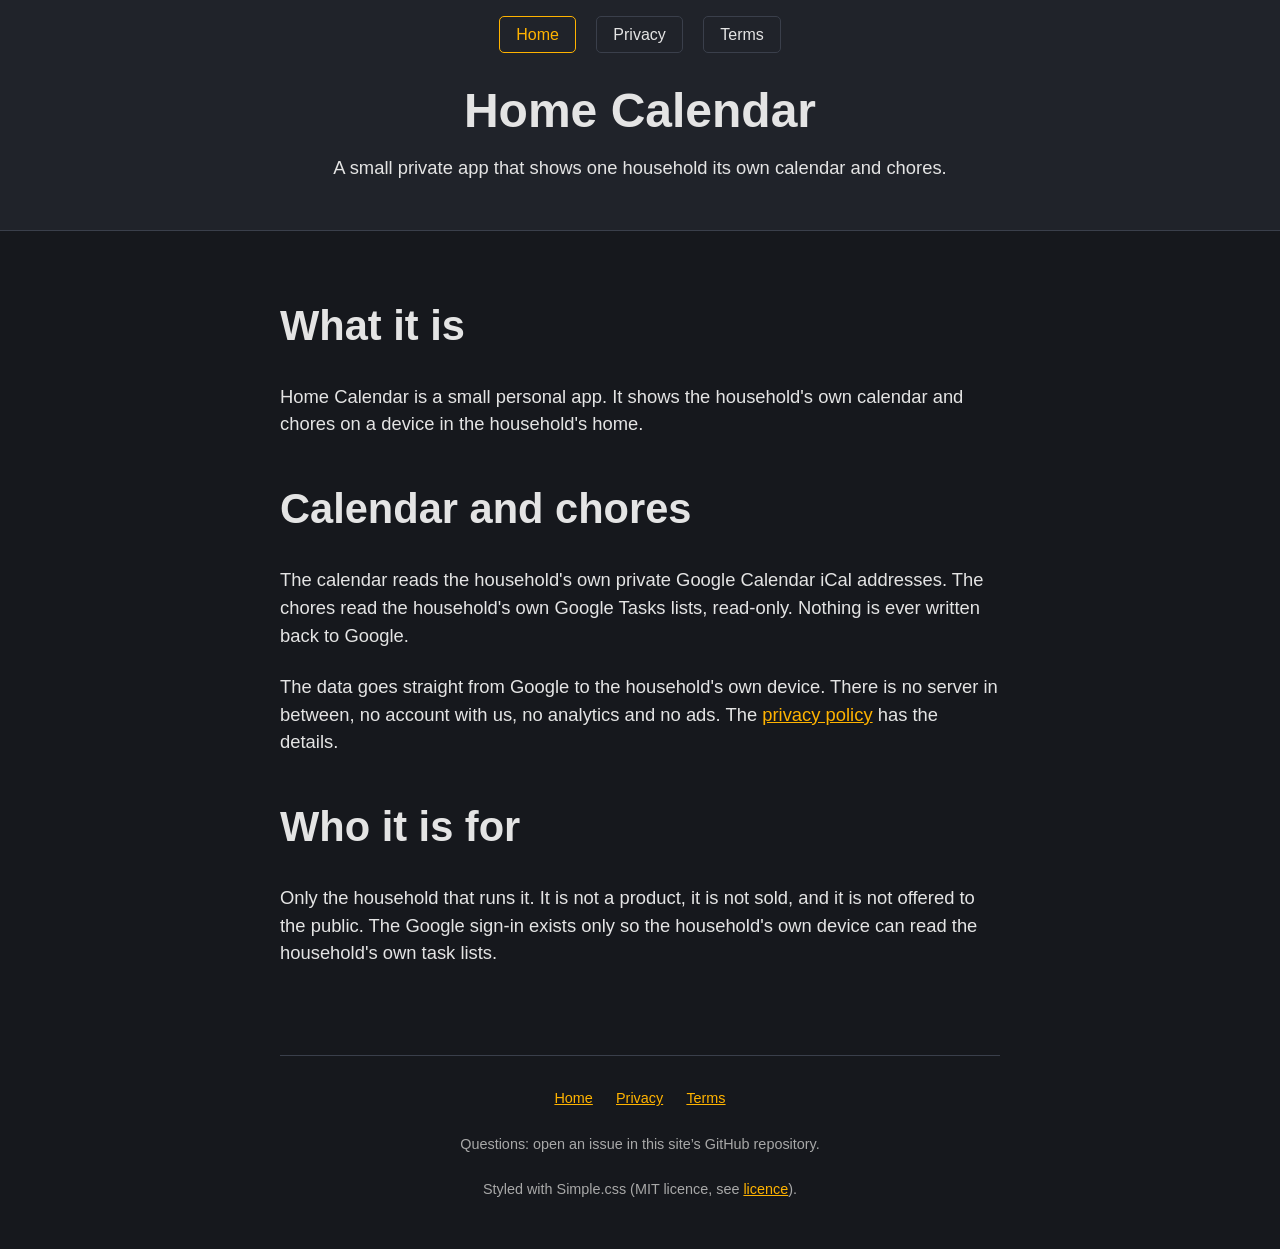
<file: index.html>
<!doctype html>
<html lang="en">
<head>
  <meta charset="utf-8">
  <meta name="viewport" content="width=device-width, initial-scale=1">
  <title>Home Calendar</title>
  <meta name="description" content="Home Calendar: a private app that shows one household its own calendar and chores.">
  <link rel="stylesheet" href="assets/simple.css">
  <link rel="stylesheet" href="assets/site.css">
</head>
<body>
  <header>
    <nav>
      <a href="index.html" aria-current="page">Home</a>
      <a href="privacy.html">Privacy</a>
      <a href="terms.html">Terms</a>
    </nav>
    <h1>Home Calendar</h1>
    <p>A small private app that shows one household its own calendar and chores.</p>
  </header>

  <main>
    <h2>What it is</h2>
    <p>Home Calendar is a small personal app. It shows the household's own
      calendar and chores on a device in the household's home.</p>

    <h2>Calendar and chores</h2>
    <p>The calendar reads the household's own private Google Calendar iCal
      addresses. The chores read the household's own Google Tasks lists,
      read-only. Nothing is ever written back to Google.</p>
    <p>The data goes straight from Google to the household's own device. There
      is no server in between, no account with us, no analytics and no ads.
      The <a href="privacy.html">privacy policy</a> has the details.</p>

    <h2>Who it is for</h2>
    <p>Only the household that runs it. It is not a product, it is not sold,
      and it is not offered to the public. The Google sign-in exists only so
      the household's own device can read the household's own task lists.</p>
  </main>

  <footer>
    <nav>
      <a href="index.html">Home</a>
      <a href="privacy.html">Privacy</a>
      <a href="terms.html">Terms</a>
    </nav>
    <p>Questions: open an issue in this site’s GitHub repository.</p>
    <p>Styled with Simple.css (MIT licence, see <a href="assets/LICENSE-simple.css.txt">licence</a>).</p>
  </footer>
</body>
</html>
</file>
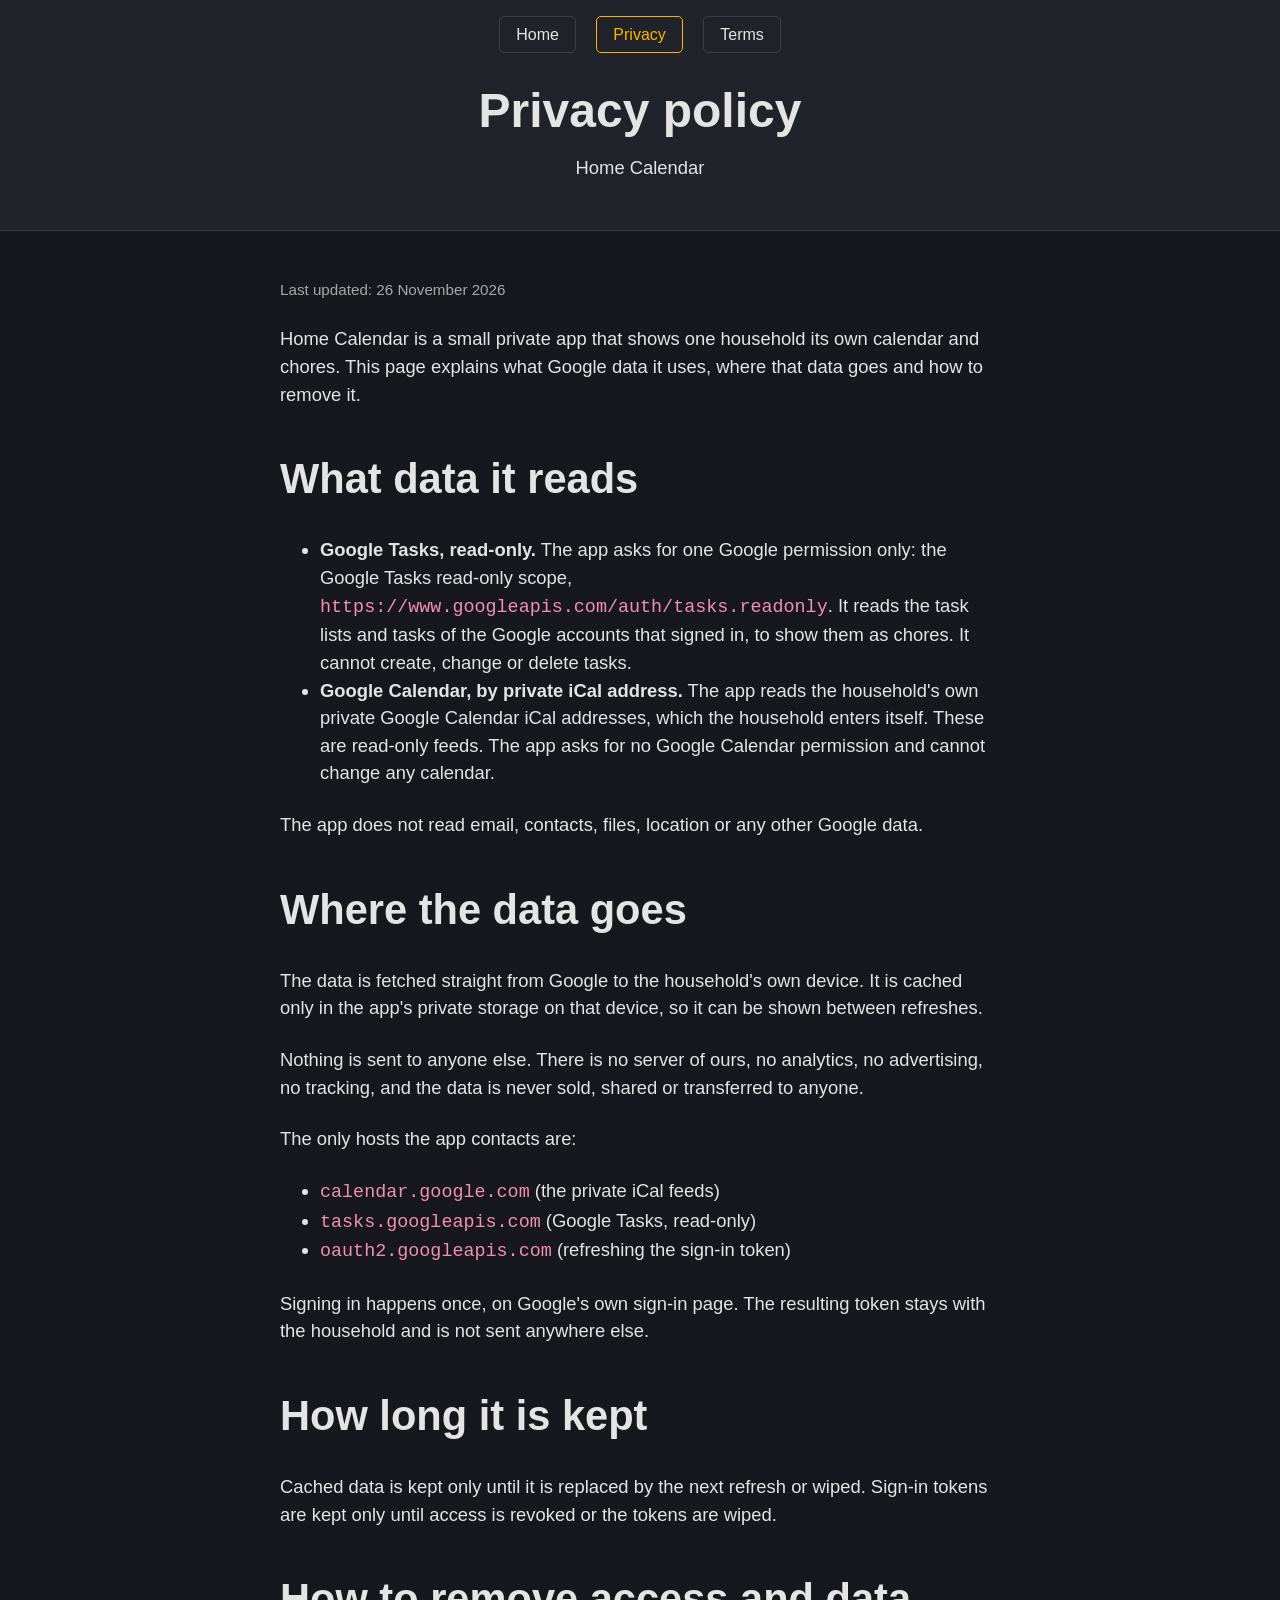
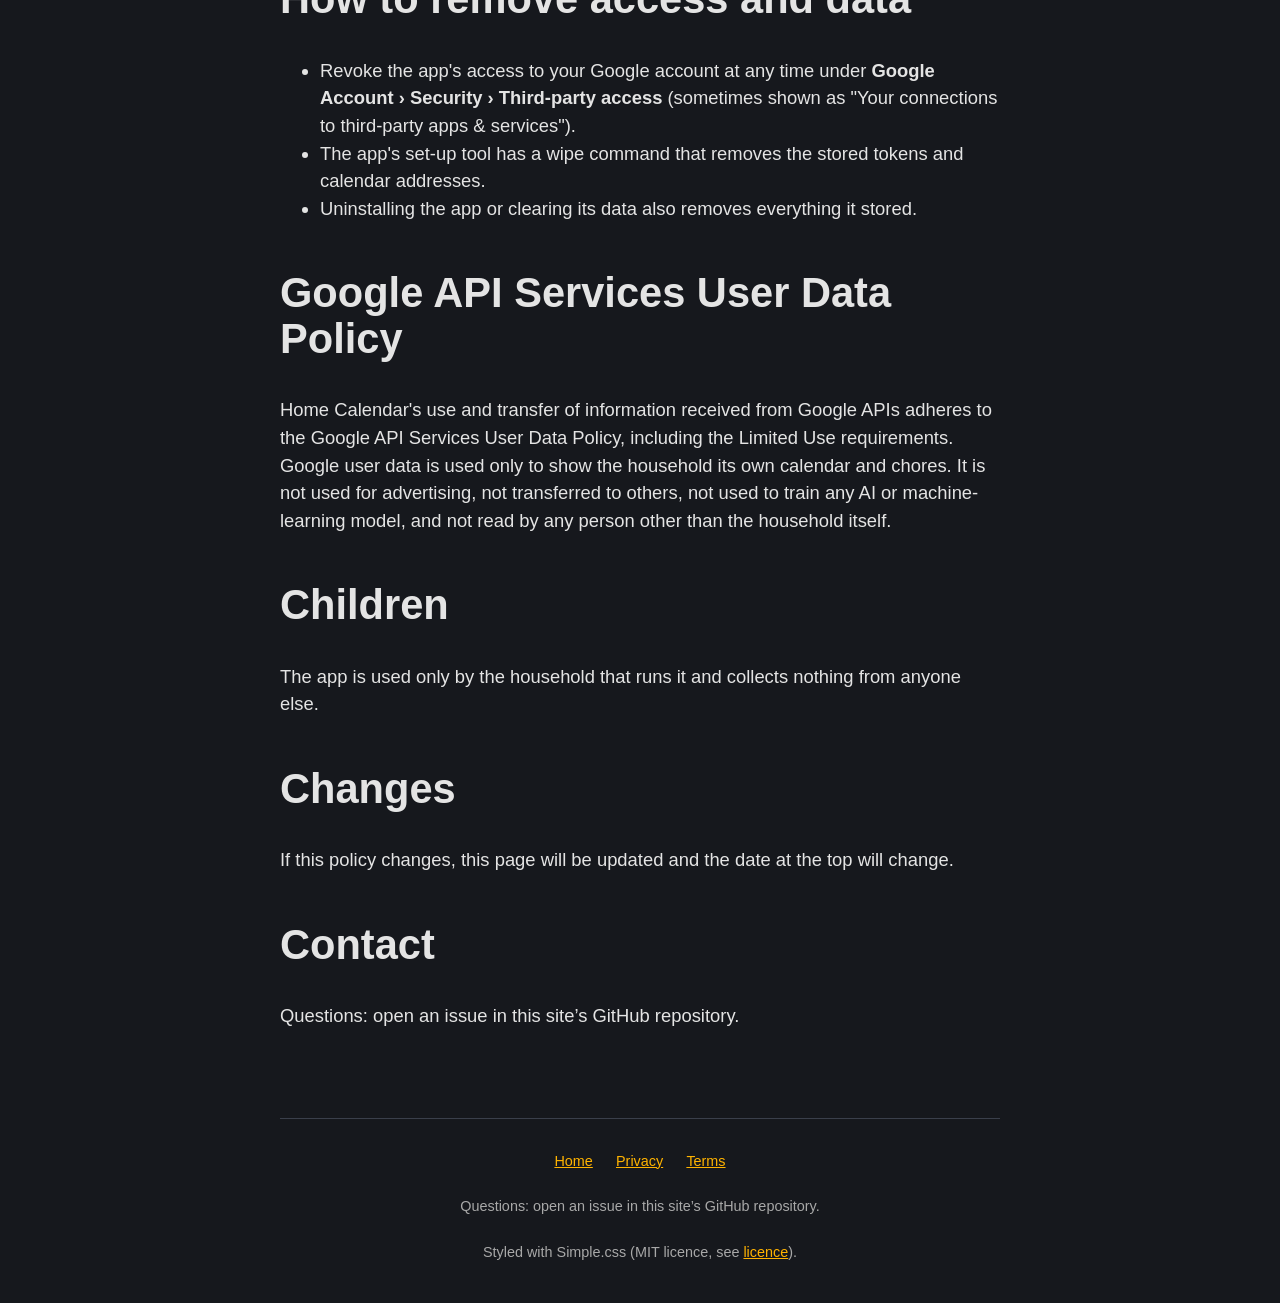
<file: privacy.html>
<!doctype html>
<html lang="en">
<head>
  <meta charset="utf-8">
  <meta name="viewport" content="width=device-width, initial-scale=1">
  <title>Privacy policy · Home Calendar</title>
  <meta name="description" content="Privacy policy for Home Calendar, a private household app.">
  <link rel="stylesheet" href="assets/simple.css">
  <link rel="stylesheet" href="assets/site.css">
</head>
<body>
  <header>
    <nav>
      <a href="index.html">Home</a>
      <a href="privacy.html" aria-current="page">Privacy</a>
      <a href="terms.html">Terms</a>
    </nav>
    <h1>Privacy policy</h1>
    <p>Home Calendar</p>
  </header>

  <main>
    <p class="updated">Last updated: 26 November 2026</p>

    <p>Home Calendar is a small private app that shows one household its own
      calendar and chores. This page explains what Google data it uses, where
      that data goes and how to remove it.</p>

    <h2>What data it reads</h2>
    <ul>
      <li><strong>Google Tasks, read-only.</strong> The app asks for one
        Google permission only: the Google Tasks read-only scope,
        <code>https://www.googleapis.com/auth/tasks.readonly</code>. It reads
        the task lists and tasks of the Google accounts that signed in, to show
        them as chores. It cannot create, change or delete tasks.</li>
      <li><strong>Google Calendar, by private iCal address.</strong> The app
        reads the household's own private Google Calendar iCal addresses,
        which the household enters itself. These are read-only feeds. The app
        asks for no Google Calendar permission and cannot change any
        calendar.</li>
    </ul>
    <p>The app does not read email, contacts, files, location or any other
      Google data.</p>

    <h2>Where the data goes</h2>
    <p>The data is fetched straight from Google to the household's own
      device. It is cached only in the app's private storage on that device,
      so it can be shown between refreshes.</p>
    <p>Nothing is sent to anyone else. There is no server of ours, no
      analytics, no advertising, no tracking, and the data is never sold,
      shared or transferred to anyone.</p>
    <p>The only hosts the app contacts are:</p>
    <ul>
      <li><code>calendar.google.com</code> (the private iCal feeds)</li>
      <li><code>tasks.googleapis.com</code> (Google Tasks, read-only)</li>
      <li><code>oauth2.googleapis.com</code> (refreshing the sign-in token)</li>
    </ul>
    <p>Signing in happens once, on Google's own sign-in page. The resulting
      token stays with the household and is not sent anywhere else.</p>

    <h2>How long it is kept</h2>
    <p>Cached data is kept only until it is replaced by the next refresh or
      wiped. Sign-in tokens are kept only until access is revoked or the
      tokens are wiped.</p>

    <h2>How to remove access and data</h2>
    <ul>
      <li>Revoke the app's access to your Google account at any time under
        <strong>Google Account › Security › Third-party access</strong>
        (sometimes shown as "Your connections to third-party apps &amp;
        services").</li>
      <li>The app's set-up tool has a wipe command that removes the stored
        tokens and calendar addresses.</li>
      <li>Uninstalling the app or clearing its data also removes everything
        it stored.</li>
    </ul>

    <h2>Google API Services User Data Policy</h2>
    <p>Home Calendar's use and transfer of information received from Google
      APIs adheres to the Google API Services User Data Policy, including the
      Limited Use requirements. Google user data is used only to show the
      household its own calendar and chores. It is not used for advertising,
      not transferred to others, not used to train any AI or machine-learning
      model, and not read by any person other than the household itself.</p>

    <h2>Children</h2>
    <p>The app is used only by the household that runs it and collects
      nothing from anyone else.</p>

    <h2>Changes</h2>
    <p>If this policy changes, this page will be updated and the date at the
      top will change.</p>

    <h2>Contact</h2>
    <p>Questions: open an issue in this site’s GitHub repository.</p>
  </main>

  <footer>
    <nav>
      <a href="index.html">Home</a>
      <a href="privacy.html">Privacy</a>
      <a href="terms.html">Terms</a>
    </nav>
    <p>Questions: open an issue in this site’s GitHub repository.</p>
    <p>Styled with Simple.css (MIT licence, see <a href="assets/LICENSE-simple.css.txt">licence</a>).</p>
  </footer>
</body>
</html>
</file>
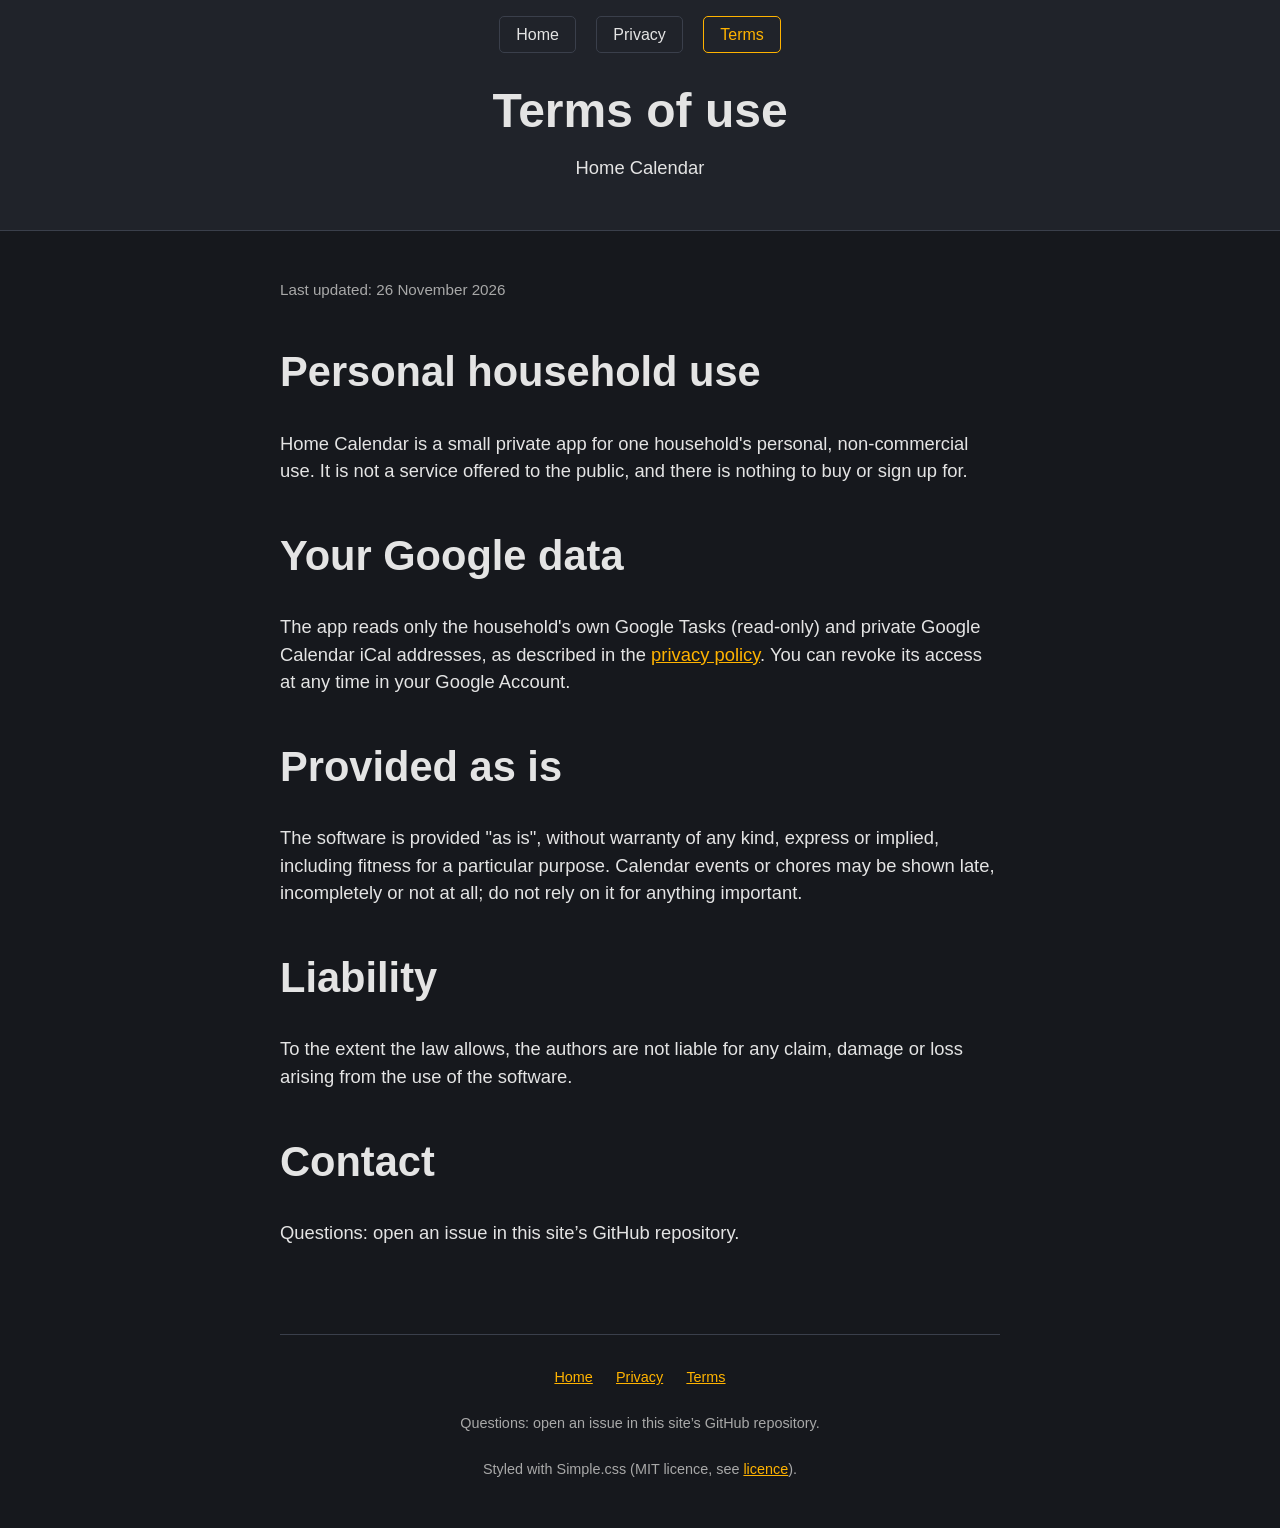
<file: terms.html>
<!doctype html>
<html lang="en">
<head>
  <meta charset="utf-8">
  <meta name="viewport" content="width=device-width, initial-scale=1">
  <title>Terms · Home Calendar</title>
  <meta name="description" content="Terms of use for Home Calendar, a private household app.">
  <link rel="stylesheet" href="assets/simple.css">
  <link rel="stylesheet" href="assets/site.css">
</head>
<body>
  <header>
    <nav>
      <a href="index.html">Home</a>
      <a href="privacy.html">Privacy</a>
      <a href="terms.html" aria-current="page">Terms</a>
    </nav>
    <h1>Terms of use</h1>
    <p>Home Calendar</p>
  </header>

  <main>
    <p class="updated">Last updated: 26 November 2026</p>

    <h2>Personal household use</h2>
    <p>Home Calendar is a small private app for one household's personal,
      non-commercial use. It is not a service offered to the public, and there
      is nothing to buy or sign up for.</p>

    <h2>Your Google data</h2>
    <p>The app reads only the household's own Google Tasks (read-only) and
      private Google Calendar iCal addresses, as described in the
      <a href="privacy.html">privacy policy</a>. You can revoke its access at
      any time in your Google Account.</p>

    <h2>Provided as is</h2>
    <p>The software is provided "as is", without warranty of any kind,
      express or implied, including fitness for a particular purpose. Calendar
      events or chores may be shown late, incompletely or not at all; do not
      rely on it for anything important.</p>

    <h2>Liability</h2>
    <p>To the extent the law allows, the authors are not liable for any
      claim, damage or loss arising from the use of the software.</p>

    <h2>Contact</h2>
    <p>Questions: open an issue in this site’s GitHub repository.</p>
  </main>

  <footer>
    <nav>
      <a href="index.html">Home</a>
      <a href="privacy.html">Privacy</a>
      <a href="terms.html">Terms</a>
    </nav>
    <p>Questions: open an issue in this site’s GitHub repository.</p>
    <p>Styled with Simple.css (MIT licence, see <a href="assets/LICENSE-simple.css.txt">licence</a>).</p>
  </footer>
</body>
</html>
</file>
<file: assets/simple.css>
/* Global variables. */
:root {
  /* Set sans-serif & mono fonts */
  --sans-font: -apple-system, BlinkMacSystemFont, "Avenir Next", Avenir,
    "Nimbus Sans L", Roboto, "Noto Sans", "Segoe UI", Arial, Helvetica,
    "Helvetica Neue", sans-serif;
  --mono-font: Consolas, Menlo, Monaco, "Andale Mono", "Ubuntu Mono", monospace;
  --standard-border-radius: 5px;

  /* Default (light) theme */
  --bg: #fff;
  --accent-bg: #f5f7ff;
  --text: #212121;
  --text-light: #585858;
  --border: #898EA4;
  --accent: #0d47a1;
  --accent-hover: #1266e2;
  --accent-text: var(--bg);
  --code: #d81b60;
  --preformatted: #444;
  --marked: #ffdd33;
  --disabled: #efefef;
}

/* Dark theme */
@media (prefers-color-scheme: dark) {
  :root {
    color-scheme: dark;
    --bg: #212121;
    --accent-bg: #2b2b2b;
    --text: #dcdcdc;
    --text-light: #ababab;
    --accent: #ffb300;
    --accent-hover: #ffe099;
    --accent-text: var(--bg);
    --code: #f06292;
    --preformatted: #ccc;
    --disabled: #111;
  }
  /* Add a bit of transparency so light media isn't so glaring in dark mode */
  img,
  video {
    opacity: 0.8;
  }
}

/* Reset box-sizing */
*, *::before, *::after {
  box-sizing: border-box;
}

/* Reset default appearance */
textarea,
select,
input,
progress {
  appearance: none;
  -webkit-appearance: none;
  -moz-appearance: none;
}

html {
  /* Set the font globally */
  font-family: var(--sans-font);
  scroll-behavior: smooth;
}

/* Make the body a nice central block */
body {
  color: var(--text);
  background-color: var(--bg);
  font-size: 1.15rem;
  line-height: 1.5;
  display: grid;
  grid-template-columns: 1fr min(45rem, 90%) 1fr;
  margin: 0;
}
body > * {
  grid-column: 2;
}

/* Make the header bg full width, but the content inline with body */
body > header {
  background-color: var(--accent-bg);
  border-bottom: 1px solid var(--border);
  text-align: center;
  padding: 0 0.5rem 2rem 0.5rem;
  grid-column: 1 / -1;
}

body > header > *:only-child {
  margin-block-start: 2rem;
}

body > header h1 {
  max-width: 1200px;
  margin: 1rem auto;
}

body > header p {
  max-width: 40rem;
  margin: 1rem auto;
}

/* Add a little padding to ensure spacing is correct between content and header > nav */
main {
  padding-top: 1.5rem;
}

body > footer {
  margin-top: 4rem;
  padding: 2rem 1rem 1.5rem 1rem;
  color: var(--text-light);
  font-size: 0.9rem;
  text-align: center;
  border-top: 1px solid var(--border);
}

/* Format headers */
h1 {
  font-size: 3rem;
}

h2 {
  font-size: 2.6rem;
  margin-top: 3rem;
}

h3 {
  font-size: 2rem;
  margin-top: 3rem;
}

h4 {
  font-size: 1.44rem;
}

h5 {
  font-size: 1.15rem;
}

h6 {
  font-size: 0.96rem;
}

p {
  margin: 1.5rem 0;
}

/* Prevent long strings from overflowing container */
p, h1, h2, h3, h4, h5, h6 {
  overflow-wrap: break-word;
}

/* Fix line height when title wraps */
h1,
h2,
h3 {
  line-height: 1.1;
}

/* Reduce header size on mobile */
@media only screen and (max-width: 720px) {
  h1 {
    font-size: 2.5rem;
  }

  h2 {
    font-size: 2.1rem;
  }

  h3 {
    font-size: 1.75rem;
  }

  h4 {
    font-size: 1.25rem;
  }
}

/* Format links & buttons */
a,
a:visited {
  color: var(--accent);
}

a:hover {
  text-decoration: none;
}

button,
.button,
a.button, /* extra specificity to override a */
input[type="submit"],
input[type="reset"],
input[type="button"] {
  border: 1px solid var(--accent);
  background-color: var(--accent);
  color: var(--accent-text);
  padding: 0.5rem 0.9rem;
  text-decoration: none;
  line-height: normal;
}

.button[aria-disabled="true"], 
input:disabled,
textarea:disabled,
select:disabled,
button[disabled] {
  cursor: not-allowed;
  background-color: var(--disabled);
  border-color: var(--disabled);
  color: var(--text-light);
}

input[type="range"] {
  padding: 0;
}

/* Set the cursor to '?' on an abbreviation and style the abbreviation to show that there is more information underneath */
abbr[title] {
  cursor: help;
  text-decoration-line: underline;
  text-decoration-style: dotted;
}

button:enabled:hover,
.button:not([aria-disabled="true"]):hover,
input[type="submit"]:enabled:hover,
input[type="reset"]:enabled:hover,
input[type="button"]:enabled:hover {
  background-color: var(--accent-hover);
  border-color: var(--accent-hover);
  cursor: pointer;
}

.button:focus-visible,
button:focus-visible:where(:enabled),
input:enabled:focus-visible:where(
  [type="submit"],
  [type="reset"],
  [type="button"]
) {
  outline: 2px solid var(--accent);
  outline-offset: 1px;
}

/* Format navigation */
header > nav {
  font-size: 1rem;
  line-height: 2;
  padding: 1rem 0 0 0;
}

/* Use flexbox to allow items to wrap, as needed */
header > nav ul,
header > nav ol {
  align-content: space-around;
  align-items: center;
  display: flex;
  flex-direction: row;
  flex-wrap: wrap;
  justify-content: center;
  list-style-type: none;
  margin: 0;
  padding: 0;
}

/* List items are inline elements, make them behave more like blocks */
header > nav ul li,
header > nav ol li {
  display: inline-block;
}

header > nav a,
header > nav a:visited {
  margin: 0 0.5rem 1rem 0.5rem;
  border: 1px solid var(--border);
  border-radius: var(--standard-border-radius);
  color: var(--text);
  display: inline-block;
  padding: 0.1rem 1rem;
  text-decoration: none;
}

header > nav a:hover,
header > nav a.current,
header > nav a[aria-current="page"],
header > nav a[aria-current="true"] {
  border-color: var(--accent);
  color: var(--accent);
  cursor: pointer;
}

/* Reduce nav side on mobile */
@media only screen and (max-width: 720px) {
  header > nav a {
    border: none;
    padding: 0;
    text-decoration: underline;
    line-height: 1;
  }
}

/* Consolidate box styling */
aside, details, pre, progress {
  background-color: var(--accent-bg);
  border: 1px solid var(--border);
  border-radius: var(--standard-border-radius);
  margin-bottom: 1rem;
}

aside {
  font-size: 1rem;
  width: 30%;
  padding: 0 15px;
  margin-inline-start: 15px;
  float: right;
}
*[dir="rtl"] aside {
  float: left;
}

/* Make aside full-width on mobile */
@media only screen and (max-width: 720px) {
  aside {
    width: 100%;
    float: none;
    margin-inline-start: 0;
  }
}

article, fieldset, dialog {
  border: 1px solid var(--border);
  padding: 1rem;
  border-radius: var(--standard-border-radius);
  margin-bottom: 1rem;
}

article h2:first-child,
section h2:first-child,
article h3:first-child,
section h3:first-child {
  margin-top: 1rem;
}

section {
  border-top: 1px solid var(--border);
  border-bottom: 1px solid var(--border);
  padding: 2rem 1rem;
  margin: 3rem 0;
}

/* Don't double separators when chaining sections */
section + section,
section:first-child {
  border-top: 0;
  padding-top: 0;
}

section + section {
  margin-top: 0;
}

section:last-child {
  border-bottom: 0;
  padding-bottom: 0;
}

details {
  padding: 0.7rem 1rem;
}

summary {
  cursor: pointer;
  font-weight: bold;
  padding: 0.7rem 1rem;
  margin: -0.7rem -1rem;
  word-break: break-all;
}

details[open] > summary + * {
  margin-top: 0;
}

details[open] > summary {
  margin-bottom: 0.5rem;
}

details[open] > :last-child {
  margin-bottom: 0;
}

/* Format tables */
table {
  border-collapse: collapse;
  margin: 1.5rem 0;
}

figure > table {
  width: max-content;
  margin: 0;
}

td,
th {
  border: 1px solid var(--border);
  text-align: start;
  padding: 0.5rem;
}

th {
  background-color: var(--accent-bg);
  font-weight: bold;
}

tr:nth-child(even) {
  /* Set every other cell slightly darker. Improves readability. */
  background-color: var(--accent-bg);
}

table caption {
  font-weight: bold;
  margin-bottom: 0.5rem;
}

/* Format forms */
textarea,
select,
input,
button,
.button {
  font-size: inherit;
  font-family: inherit;
  padding: 0.5rem;
  margin-bottom: 0.5rem;
  border-radius: var(--standard-border-radius);
  box-shadow: none;
  max-width: 100%;
  display: inline-block;
}
textarea,
select,
input {
  color: var(--text);
  background-color: var(--bg);
  border: 1px solid var(--border);
}
label {
  display: block;
}
textarea:not([cols]) {
  width: 100%;
}

/* Add arrow to drop-down */
select:not([multiple]) {
  background-image: linear-gradient(45deg, transparent 49%, var(--text) 51%),
    linear-gradient(135deg, var(--text) 51%, transparent 49%);
  background-position: calc(100% - 15px), calc(100% - 10px);
  background-size: 5px 5px, 5px 5px;
  background-repeat: no-repeat;
  padding-inline-end: 25px;
}
*[dir="rtl"] select:not([multiple]) {
  background-position: 10px, 15px;
}

/* checkbox and radio button style */
input[type="checkbox"],
input[type="radio"] {
  vertical-align: middle;
  position: relative;
  width: min-content;
}

input[type="checkbox"] + label,
input[type="radio"] + label {
  display: inline-block;
}

input[type="radio"] {
  border-radius: 100%;
}

input[type="checkbox"]:checked,
input[type="radio"]:checked {
  background-color: var(--accent);
}

input[type="checkbox"]:checked::after {
  /* Creates a rectangle with colored right and bottom borders which is rotated to look like a check mark */
  content: " ";
  width: 0.18em;
  height: 0.32em;
  border-radius: 0;
  position: absolute;
  top: 0.05em;
  left: 0.17em;
  background-color: transparent;
  border-right: solid var(--bg) 0.08em;
  border-bottom: solid var(--bg) 0.08em;
  font-size: 1.8em;
  transform: rotate(45deg);
}
input[type="radio"]:checked::after {
  /* creates a colored circle for the checked radio button  */
  content: " ";
  width: 0.25em;
  height: 0.25em;
  border-radius: 100%;
  position: absolute;
  top: 0.125em;
  background-color: var(--bg);
  left: 0.125em;
  font-size: 32px;
}

/* Makes input fields wider on smaller screens */
@media only screen and (max-width: 720px) {
  textarea,
  select,
  input {
    width: 100%;
  }
}

/* Set a height for color input */
input[type="color"] {
  height: 2.5rem;
  padding:  0.2rem;
}

/* do not show border around file selector button */
input[type="file"] {
  border: 0;
}

/* Misc body elements */
hr {
  border: none;
  height: 1px;
  background: var(--border);
  margin: 1rem auto;
}

mark {
  padding: 2px 5px;
  border-radius: var(--standard-border-radius);
  background-color: var(--marked);
  color: black;
}

mark a {
  color: #0d47a1;
}

img,
video {
  max-width: 100%;
  height: auto;
  border-radius: var(--standard-border-radius);
}

figure {
  margin: 0;
  display: block;
  overflow-x: auto;
}

figure > img,
figure > picture > img {
  display: block;
  margin-inline: auto;
}

figcaption {
  text-align: center;
  font-size: 0.9rem;
  color: var(--text-light);
  margin-block: 1rem;
}

blockquote {
  margin-inline-start: 2rem;
  margin-inline-end: 0;
  margin-block: 2rem;
  padding: 0.4rem 0.8rem;
  border-inline-start: 0.35rem solid var(--accent);
  color: var(--text-light);
  font-style: italic;
}

cite {
  font-size: 0.9rem;
  color: var(--text-light);
  font-style: normal;
}

dt {
    color: var(--text-light);
}

/* Use mono font for code elements */
code,
pre,
pre span,
kbd,
samp {
  font-family: var(--mono-font);
  color: var(--code);
}

kbd {
  color: var(--preformatted);
  border: 1px solid var(--preformatted);
  border-bottom: 3px solid var(--preformatted);
  border-radius: var(--standard-border-radius);
  padding: 0.1rem 0.4rem;
}

pre {
  padding: 1rem 1.4rem;
  max-width: 100%;
  overflow: auto;
  color: var(--preformatted);
}

/* Fix embedded code within pre */
pre code {
  color: var(--preformatted);
  background: none;
  margin: 0;
  padding: 0;
}

/* Progress bars */
/* Declarations are repeated because you */
/* cannot combine vendor-specific selectors */
progress {
  width: 100%;
}

progress:indeterminate {
  background-color: var(--accent-bg);
}

progress::-webkit-progress-bar {
  border-radius: var(--standard-border-radius);
  background-color: var(--accent-bg);
}

progress::-webkit-progress-value {
  border-radius: var(--standard-border-radius);
  background-color: var(--accent);
}

progress::-moz-progress-bar {
  border-radius: var(--standard-border-radius);
  background-color: var(--accent);
  transition-property: width;
  transition-duration: 0.3s;
}

progress:indeterminate::-moz-progress-bar {
  background-color: var(--accent-bg);
}

dialog {
  background-color: var(--bg);
  max-width: 40rem;
  margin: auto;
}

dialog::backdrop {
  background-color: var(--bg);
  opacity: 0.8;
}

@media only screen and (max-width: 720px) {
  dialog {
    max-width: 100%;
    margin: auto 1em;
  }
}

/* Superscript & Subscript */
/* Prevent scripts from affecting line-height. */
sup, sub {
  vertical-align: baseline;
  position: relative;
}

sup {
  top: -0.4em;
}

sub { 
  top: 0.3em; 
}

/* Classes for notices */
.notice {
  background: var(--accent-bg);
  border: 2px solid var(--border);
  border-radius: var(--standard-border-radius);
  padding: 1.5rem;
  margin: 2rem 0;
}

/* Print */
@media print {
  @page {
    margin: 1cm;
  }
  body {
    display: block;
  }
  body > header {
    background-color: unset;
  }
  body > header nav,
  body > footer {
    display: none;
  }
  article {
    border: none;
    padding: 0;
  }
  a[href^="http"]::after {
    content: " <" attr(href) ">";
  }
  abbr[title]:after {
    content: " (" attr(title) ")";
  }
  a {
    text-decoration: none;
  }
  p {
    widows: 3;
    orphans: 3;
  }
  hr {
    border-top: 1px solid var(--border);
  }
  mark {
    border: 1px solid var(--border);
  }
  pre, table, figure, img, svg {
    break-inside: avoid;
  }
  pre code {
    white-space: pre-wrap;
  }
}
</file>
<file: assets/site.css>
/* Small overrides on top of Simple.css (MIT, see LICENSE-simple.css.txt).
   Always use the dark palette, whatever the visitor's system theme. */
:root {
  color-scheme: dark;
  --bg: #16181d;
  --accent-bg: #20232a;
  --text: #e4e4e4;
  --text-light: #a8a8a8;
  --border: #3a3f4b;
  --accent: #ffb300;
  --accent-hover: #ffe099;
  --accent-text: #16181d;
  --code: #f48fb1;
  --preformatted: #ccc;
  --disabled: #111;
}

body > footer nav a {
  margin: 0 0.6rem;
}

.updated {
  color: var(--text-light);
  font-size: 0.95rem;
}
</file>
